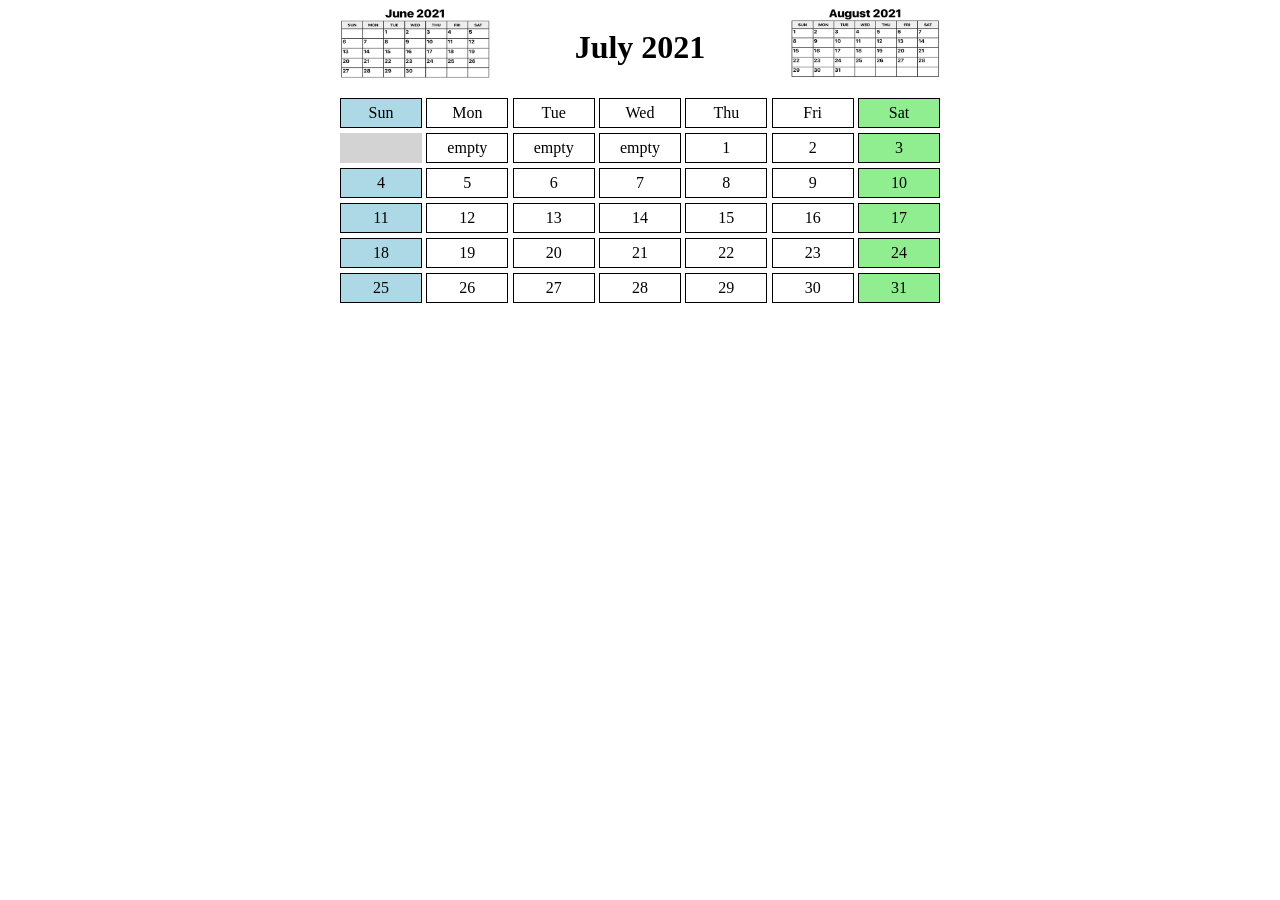
<file: Flex Calendar/views/index.html>
<!DOCTYPE html>
<html>
    <head>
		<meta charset="utf-8">
		<title>Calendar</title>
		<link rel="stylesheet" type="text/css" href="../assets/css/style.css">
	</head>
	<body>
        <div class="canvas">
            <header>
                <img src="../assets/images/june2021.png" alt="june2021">
                <h1>July 2021</h1>
                <img src="../assets/images/aug2021.png" alt="june2021">
            </header>            
            <ul>
                <li>Sun</li>
                <li>Mon</li>
                <li>Tue</li>
                <li>Wed</li>
                <li>Thu</li>
                <li>Fri</li>
                <li>Sat</li>                
            </ul>
            <ul>
                <li></li>
                <li>empty</li>
                <li>empty</li>
                <li>empty</li>
                <li>1</li>
                <li>2</li>
                <li>3</li>
                                
            </ul>
            <ul>
                <li>4</li>
                <li>5</li>
                <li>6</li>
                <li>7</li>
                <li>8</li>
                <li>9</li>
                <li>10</li>
                                
            </ul>
            <ul>
                <li>11</li>   
                <li>12</li>
                <li>13</li>
                <li>14</li>
                <li>15</li>
                <li>16</li>
                <li>17</li>
                                
            </ul>
            <ul>
                <li>18</li> 
                <li>19</li>
                <li>20</li>
                <li>21</li>
                <li>22</li>
                <li>23</li>
                <li>24</li>
                                
            </ul>
            <ul>
                <li>25</li>
                <li>26</li>
                <li>27</li>
                <li>28</li>
                <li>29</li>
                <li>30</li>
                <li>31</li>             
            </ul>
        </div>
    </body>
</html>
</file>
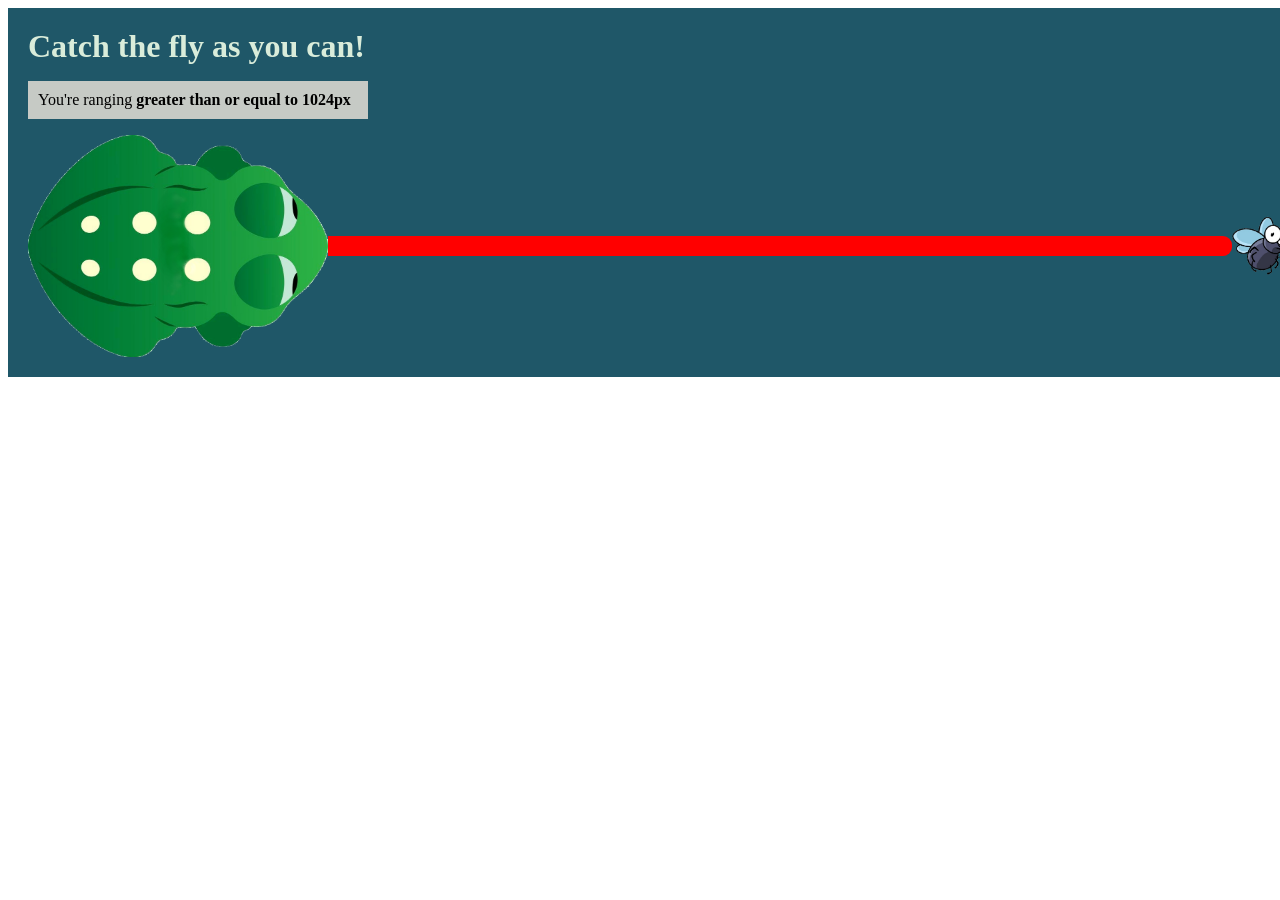
<file: Flexy Frog/views/index.html>
<!DOCTYPE html>
<html lang="en">
    <head>
		<meta charset="utf-8">
		<meta name="viewport" content="width=device-width, initial-scale=1.0">
		<title>Flexy Frog</title>
		<link rel="stylesheet" type="text/css" href="../assets/css/styles.css" />
	</head>
	<body>
        <div id="wrapper">		
			<h1>Catch the fly as you can!</h1>
			<p id="desktop">You're ranging <span>greater than or equal to 1024px</span></p>
			<p id="tablet">You're ranging <span>between 481 to 1023px</span></p>
			<p id="phone">You're ranging <span>less than or equal to 480px</span></p>
			<div class="flexy_frog">
				<img id="frog" src="../assets/images/frog.png" alt="frog">
				<div id="tongue"></div>
				<img id="mosquito" src="../assets/images/mosquito.png" alt="mosquito">
			</div>
		</div>
	</body>
</html>
</file>
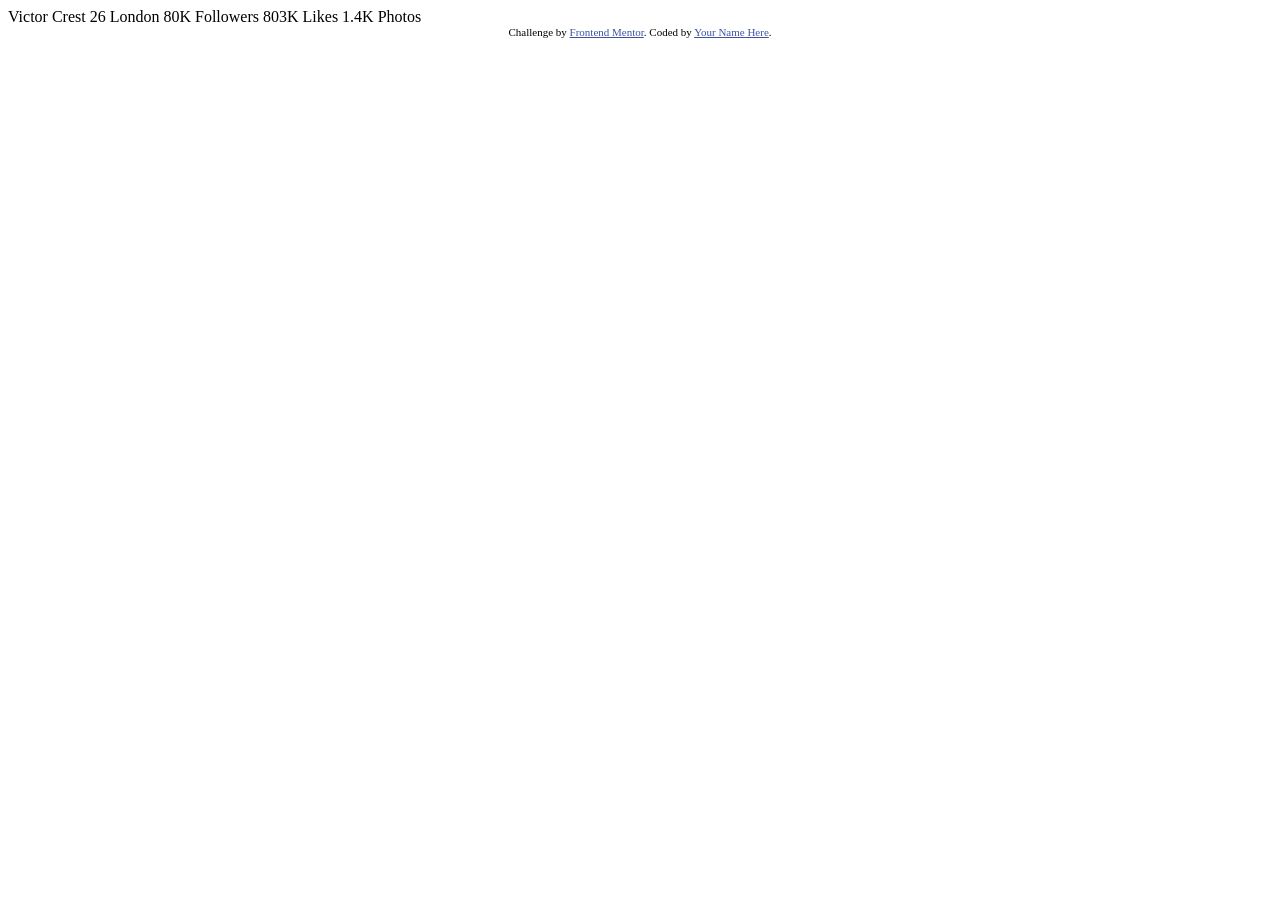
<file: Profile Card Acivity/profile-card-component-main/index.html>
<!DOCTYPE html>
<html lang="en">
<head>
  <meta charset="UTF-8">
  <meta name="viewport" content="width=device-width, initial-scale=1.0"> <!-- displays site properly based on user's device -->

  <link rel="icon" type="image/png" sizes="32x32" href="./images/favicon-32x32.png">
  
  <title>Frontend Mentor | Profile card component</title>

  <!-- Feel free to remove these styles or customise in your own stylesheet 👍 -->
  <style>
    .attribution { font-size: 11px; text-align: center; }
    .attribution a { color: hsl(228, 45%, 44%); }
  </style>
</head>
<body>
  Victor Crest
  26
  London

  80K
  Followers

  803K
  Likes

  1.4K
  Photos
  <div class="attribution">
    Challenge by <a href="https://www.frontendmentor.io?ref=challenge" target="_blank">Frontend Mentor</a>. 
    Coded by <a href="#">Your Name Here</a>.
  </div>
</body>
</html>
</file>
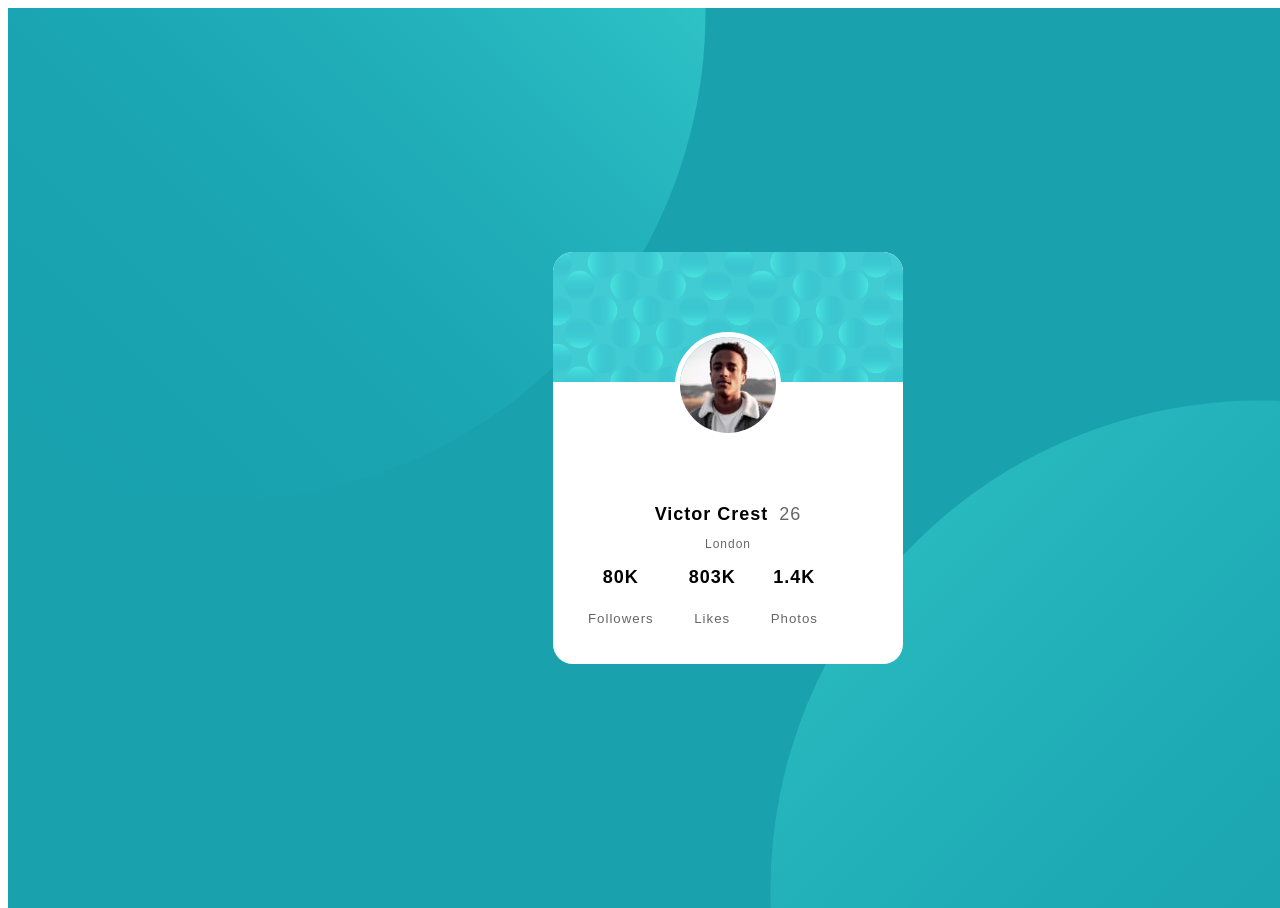
<file: Profile Card Acivity/views/index.html>
<!DOCTYPE html>
<html lang="en">
<head>
    <meta charset="UTF-8">
    <meta name="viewport" content="width=device-width, initial-scale=1.0">
    <link rel="stylesheet" type="text/css" href="../assets/css/styles.css">
    <title>Profile card</title>
</head>
    <body>
        <div id="wrapper">
            <div id= "card">
                <div id="pattern_card"></div>
                <img src="../assets/images/image-victor.jpg" alt="Victor Crest profile picture">                
                <h1>Victor Crest <span id="age">26</span></h1>
                <h3>London</h3>                  
                <ul>
                    <li>
                        <span>80K</span>
                        <h5>Followers</h5>
                    </li>                   
                    <li>
                        <span>803K</span>
                        <h5>Likes</h5>
                    </li>                    
                    <li>
                        <span>1.4K</span>
                        <h5>Photos</h5>
                    </li>
                </ul>
            </div>
        </div>
    </body>
</html>
</file>
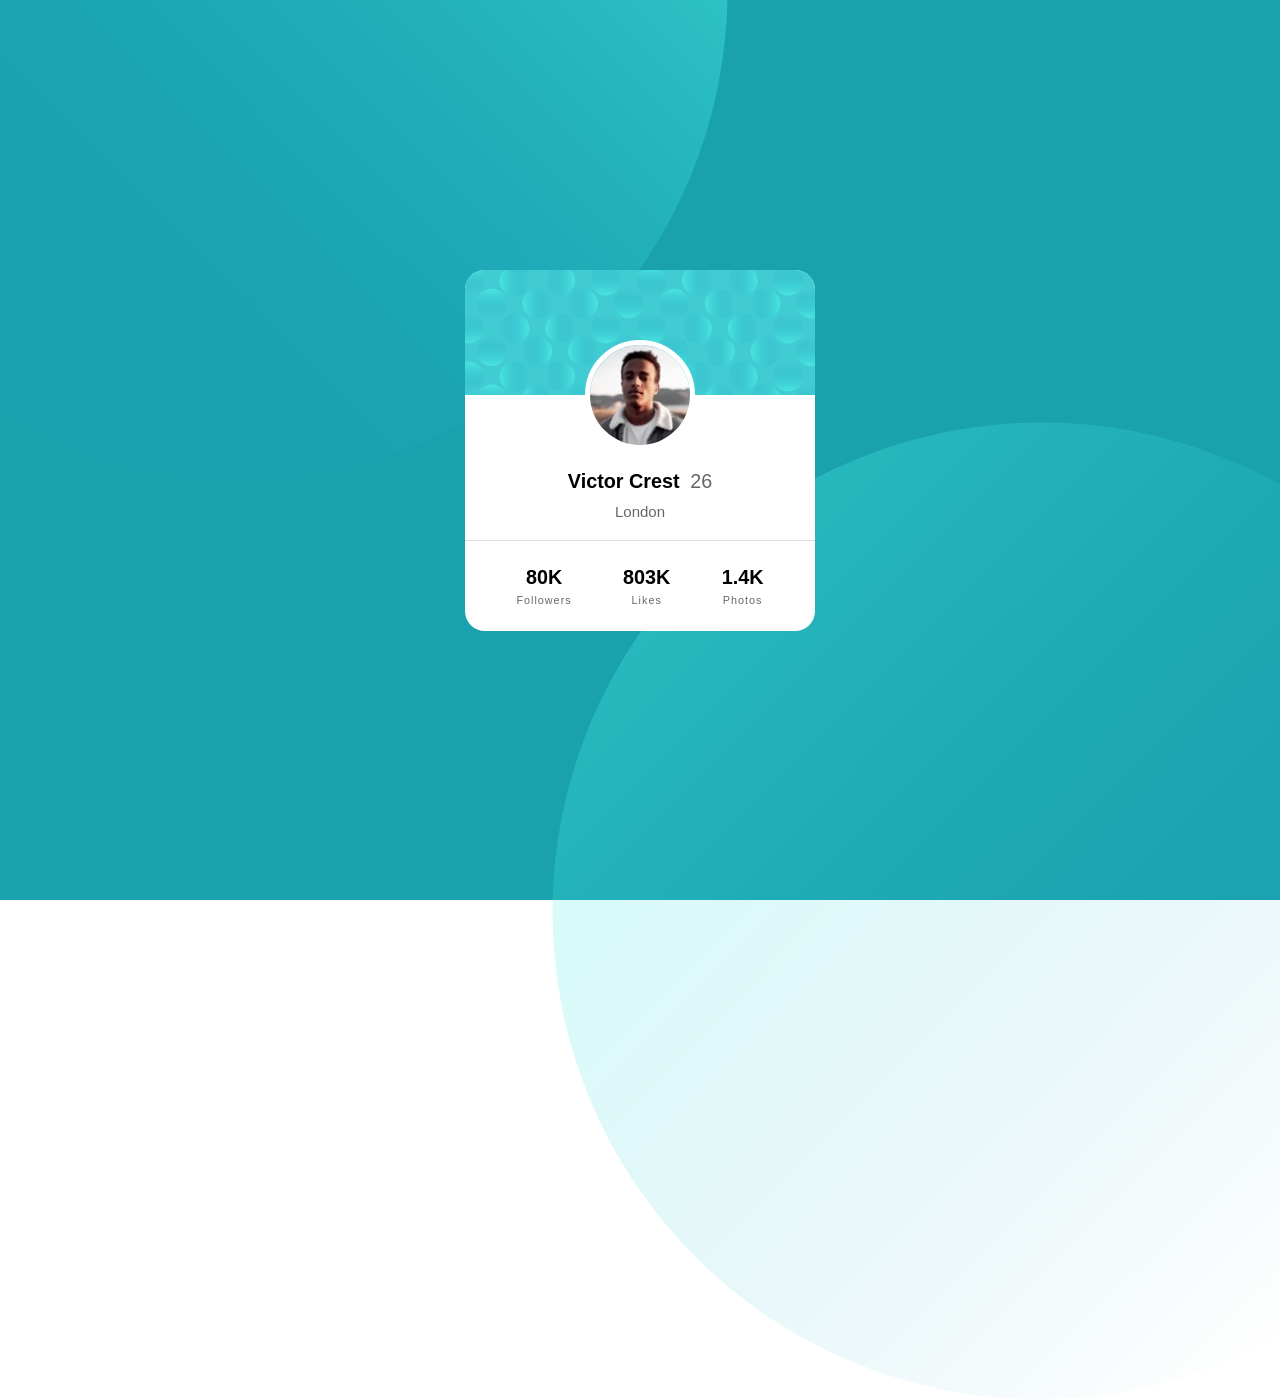
<file: Profile Card/views/index.html>
<!DOCTYPE html>
<html lang="en">
<head>
  <meta charset="UTF-8">
  <meta name="viewport" content="width=device-width, initial-scale=1.0"> <!-- displays site properly based on user's device -->

  <link rel="icon" type="image/png" sizes="32x32" href="../assets/images/favicon-32x32.png">

  
  <title>Profile card component</title>
  <link rel="stylesheet" href="../assets/css/style.css">
  
</head>
<body>
  <div class="wrapper">
    <div class="circles">
      <img src="../assets/images/bg-pattern-top.svg" alt="" class="top-circle">
      <img src="../assets/images/bg-pattern-bottom.svg" alt="" class="bottom-circle">
    </div>
    <div class = "card">
      <div class="card-header">
      </div>
      <div class="card-body">
        <div class="profile-picture"><img src="../assets/images/image-victor.jpg"></div>
        <h2>Victor Crest <span class="age">26</span></h2>
        <h3 class="city">London</h3>
      </div>
      <div class="card-footer">
        <div class="item">
          <h4 class="value">80K</h4>
          <h5 class="meta">Followers</h5>
        </div>
          <div class="item">
            <h4 class="value">803K</h4>
            <h5 class="meta">Likes</h5>
          </div>
          <div class="item">
            <h4 class="value">1.4K</h4>
            <h5 class="meta">Photos</h5>
          </div>
      </div>
    </div>
</body>
</html>
</file>
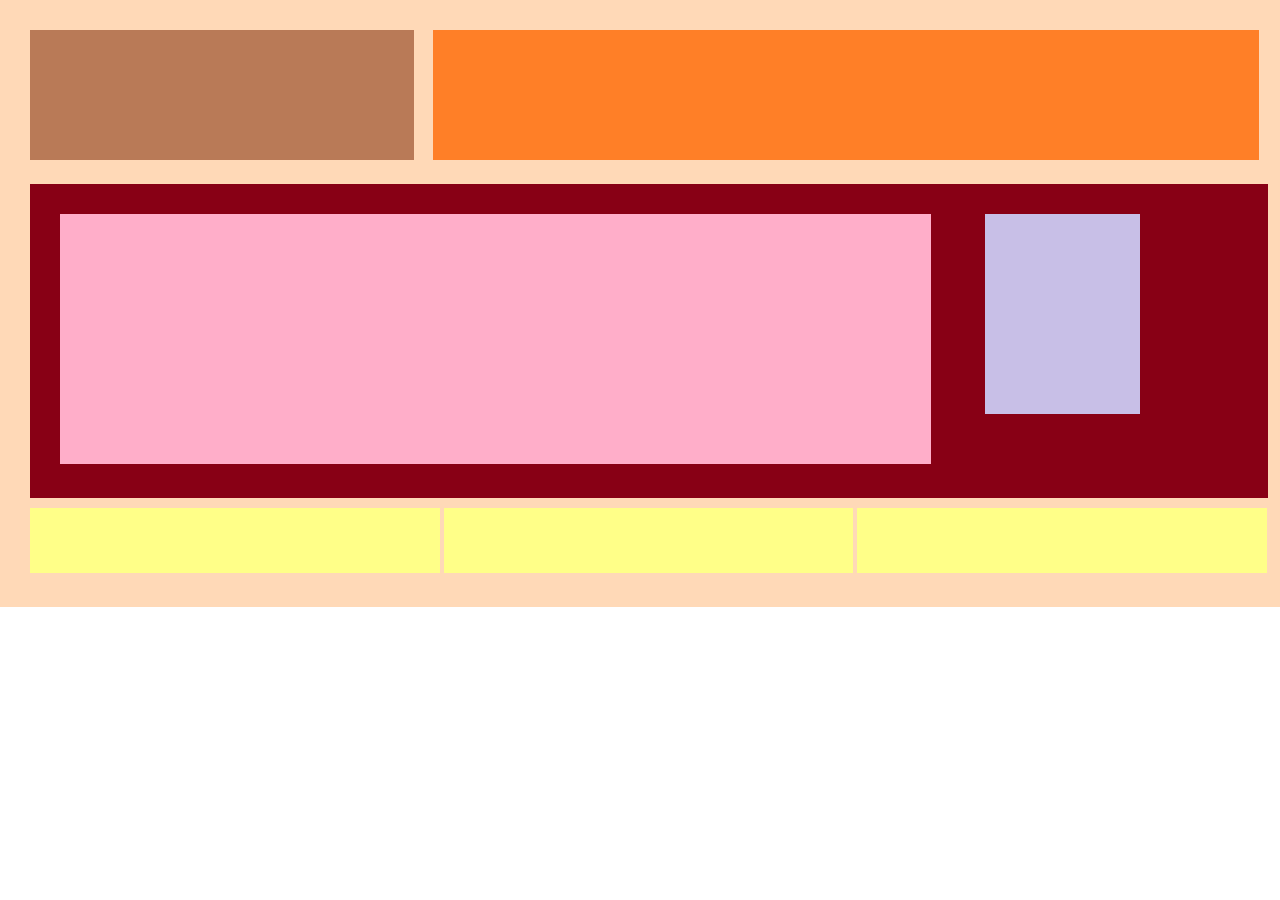
<file: RWD Building Boxes/views/index.html>
<!DOCTYPE html>
<html lang="en">
   <head>
      <meta name="viewport" content="width=device-width, initial-scale=1.0">
      <title>Position Practice</title>
      <link rel="stylesheet" type="text/css" href="../assets/css/style.css">
   </head>
   <body>
       <div id="wrapper">
         <div id="logo"></div>
         <div id="navigation"></div>
         <div id="main_content">
            <div id="about"></div>
            <div id="advertisement"></div>
         </div>
         <div class="sponsors"></div>
         <div class="sponsors"></div>
         <div class="sponsors"></div>
      </div>
   </body>
</html>
</file>
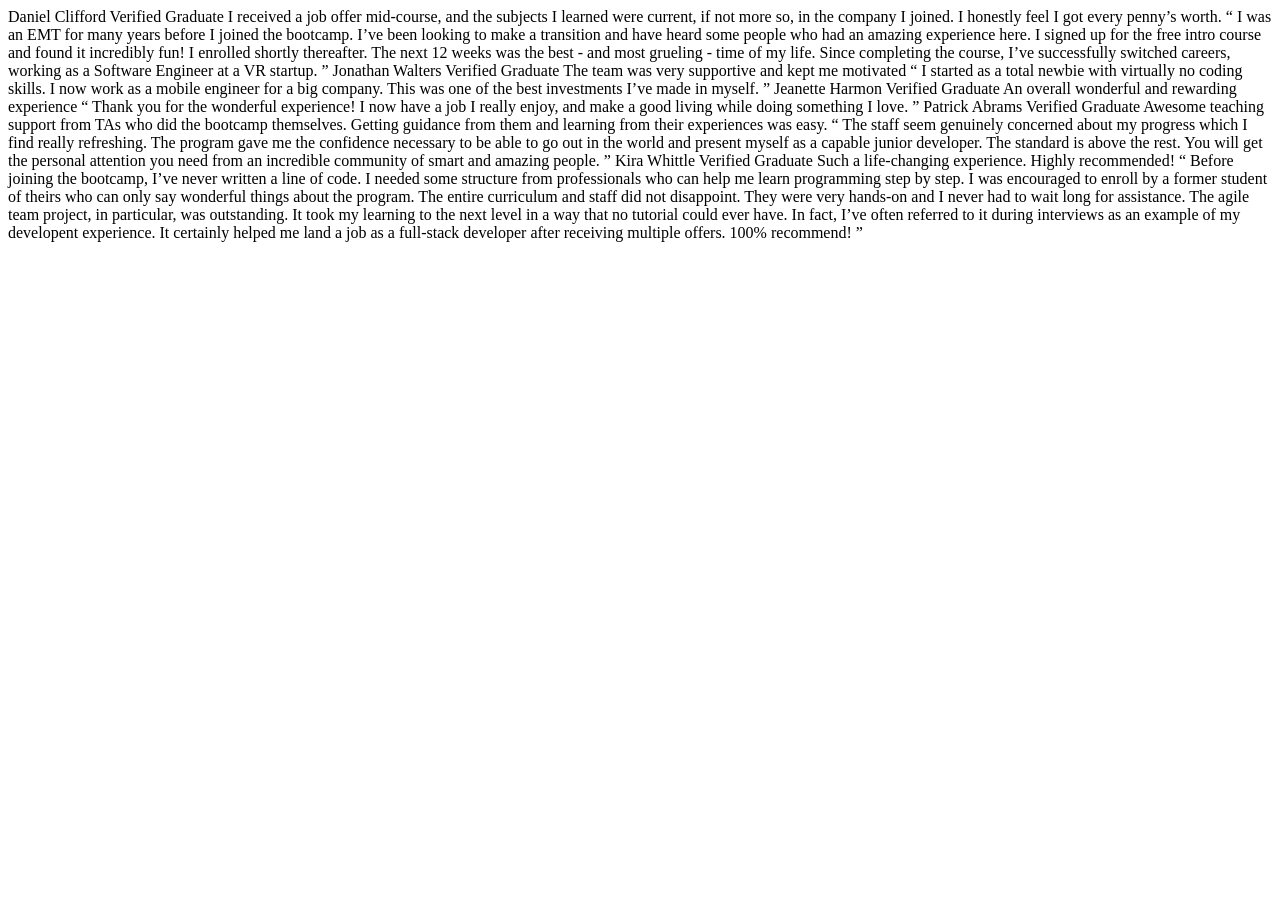
<file: Testimonials Activity/testimonials-grid-section-main/index.html>
<!DOCTYPE html>
<html lang="en">
<head>
  <meta charset="UTF-8">
  <meta name="viewport" content="width=device-width, initial-scale=1.0"> <!-- displays site properly based on user's device -->

  <link rel="icon" type="image/png" sizes="32x32" href="./images/favicon-32x32.png">
  
  <title>YOUR TITLE HERE </title>

</head>
<body>
  Daniel Clifford
  Verified Graduate

  I received a job offer mid-course, and the subjects I learned were current, if not more so, 
  in the company I joined. I honestly feel I got every penny’s worth.

  “ I was an EMT for many years before I joined the bootcamp. I’ve been looking to make a 
  transition and have heard some people who had an amazing experience here. I signed up 
  for the free intro course and found it incredibly fun! I enrolled shortly thereafter. 
  The next 12 weeks was the best - and most grueling - time of my life. Since completing 
  the course, I’ve successfully switched careers, working as a Software Engineer at a VR startup. ”

  Jonathan Walters
  Verified Graduate

  The team was very supportive and kept me motivated

  “ I started as a total newbie with virtually no coding skills. I now work as a mobile engineer 
  for a big company. This was one of the best investments I’ve made in myself. ”

  Jeanette Harmon
  Verified Graduate

  An overall wonderful and rewarding experience

  “ Thank you for the wonderful experience! I now have a job I really enjoy, and make a good living 
  while doing something I love. ”

  Patrick Abrams
  Verified Graduate

  Awesome teaching support from TAs who did the bootcamp themselves. Getting guidance from them and 
  learning from their experiences was easy.

  “ The staff seem genuinely concerned about my progress which I find really refreshing. The program 
  gave me the confidence necessary to be able to go out in the world and present myself as a capable 
  junior developer. The standard is above the rest. You will get the personal attention you need from 
  an incredible community of smart and amazing people. ”

  Kira Whittle
  Verified Graduate

  Such a life-changing experience. Highly recommended!

  “ Before joining the bootcamp, I’ve never written a line of code. I needed some structure from 
  professionals who can help me learn programming step by step. I was encouraged to enroll by a former 
  student of theirs who can only say wonderful things about the program. The entire curriculum and staff 
  did not disappoint. They were very hands-on and I never had to wait long for assistance. The agile team 
  project, in particular, was outstanding. It took my learning to the next level in a way that no tutorial 
  could ever have. In fact, I’ve often referred to it during interviews as an example of my developent 
  experience. It certainly helped me land a job as a full-stack developer after receiving multiple offers. 
  100% recommend! ”

</body>
</html>
</file>
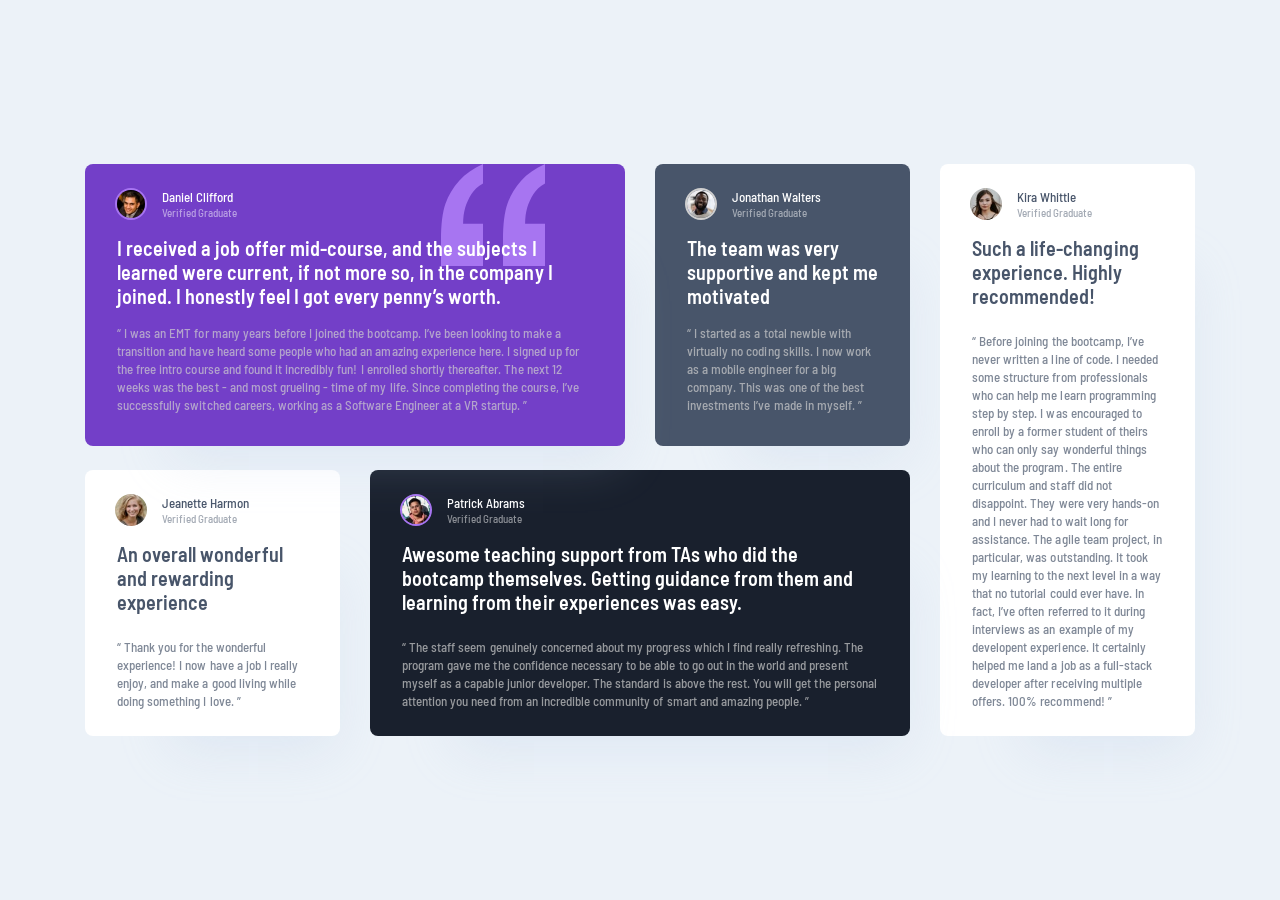
<file: Testimonials Activity/views/index.html>
<!DOCTYPE html>
<html lang="en">
<head>
  <meta charset="UTF-8">
  <meta name="viewport" content="width=device-width, initial-scale=1.0"> 

  <link rel="icon" type="image/png" sizes="32x32" href="./images/favicon-32x32.png">
  
  <title>Testemonials grid section</title>
<link rel="stylesheet" href="../assets/css/style.css">

</head>
    <body>
        <main>
            <div class=" test testemonial-1">
                <div class="quotes"><img src="../assets/images/images/bg-pattern-quotation.svg" alt="quotation background"></div>
                <div class="person">
                  <div class="person-image"><img src="../assets/images/images/image-daniel.jpg" alt="Daniel Clifford"></div>
                  <div class="person-details">
                    <h2 class="person-details__name">Daniel Clifford</h2>
                    <p class="person-details__graduate">Verified Graduate</p>
                  </div>
                </div>
                <blockquote class="white">
                  <p>
                  I received a job offer mid-course, and the subjects I learned were current, if not more so, in the company I joined. I honestly feel I got every penny’s worth.
                  </p>
                </blockquote>
                <p class="info light-grey">
                  “ I was an EMT for many years before I joined the bootcamp. I’ve been looking to make a transition and have heard some people who had an amazing experience here. I signed up for the free intro course and found it incredibly fun! I enrolled shortly thereafter. The next 12 weeks was the best - and most grueling - time of my life. Since completing the course, I’ve successfully switched careers, working as a Software Engineer at a VR startup. ”
                </p>
            </div>
            <div class="test testemonial-2">
              <div class="person">
                  <div class="person-image"><img src="../assets/images/images/image-jonathan.jpg" alt="Jonathan Walters"></div>
                <div class="person-details">
                  <h2 class="person-details__name">Jonathan Walters</h2>
                  <p class="person-details__graduate">Verified Graduate</p>
                </div>
              </div>
              <blockquote class="white">
                <p>
                The team was very supportive and kept me motivated
                </p>
              </blockquote>
              <p class="info light-grey">
                “ I started as a total newbie with virtually no coding skills. I now work as a mobile engineer 
                for a big company. This was one of the best investments I’ve made in myself. ”
              </p>
            </div>
            <div class="test testemonial-3">
                <div class="person">
                    <div class="person-image"><img src="../assets/images/images/image-kira.jpg" alt="Kira Whittle"></div>
                    <div class="person-details dark-grey">
                    <h2 class="person-details__name">
                        Kira Whittle
                    </h2>
                    <p class="person-details__graduate">
                        Verified Graduate
                    </p>
                    </div>
                </div>
                <blockquote class="dark-grey">
                    <p>
                    Such a life-changing experience. Highly recommended!
                    </p>
                </blockquote>
                <p class="info-2 dark-grey">
                    “ Before joining the bootcamp, I’ve never written a line of code. I needed some structure from professionals who can help me learn programming step by step. I was encouraged to enroll by a former 
                    student of theirs who can only say wonderful things about the program. The entire curriculum and staff did not disappoint. They were very hands-on and I never had to wait long for assistance. The agile team 
                    project, in particular, was outstanding. It took my learning to the next level in a way that no tutorial could ever have. In fact, I’ve often referred to it during interviews as an example of my developent 
                    experience. It certainly helped me land a job as a full-stack developer after receiving multiple offers. 100% recommend! ”
                </p>
            </div>
            <div class="test testemonial-4">
                <div class="person">
                    <div class="person-image"><img src="../assets/images/images/image-jeanette.jpg" alt="Jeanette Harmon"></div>
                    <div class="person-details dark-grey">
                    <h2 class="person-details__name">
                        Jeanette Harmon
                    </h2>
                    <p class="person-details__graduate">
                        Verified Graduate
                    </p>
                    </div>
                </div>
                <blockquote class="dark-grey">
                    <p>
                    An overall wonderful and rewarding experience
                    </p>
                </blockquote>
                <p class="info-2 dark-grey">
                    “ Thank you for the wonderful experience! I now have a job I really enjoy, and make a good living 
                    while doing something I love. ”
                </p>
            </div>
            <div class="test testemonial-5">
                <div class="person">
                    <div class="person-image"><img src="../assets/images/images/image-patrick.jpg" alt="Patrick Abrams"></div>
                    <div class="person-details">
                    <h2 class="person-details__name">
                        Patrick Abrams
                    </h2>
                    <p class="person-details__graduate">
                        Verified Graduate
                    </p>
                    </div>
                </div>
                <blockquote class="white">
                    <p>
                    Awesome teaching support from TAs who did the bootcamp themselves. Getting guidance from them and learning from their experiences was easy.
                    </p>
                </blockquote>
                <p class="info-2 light-grey">
                    “ The staff seem genuinely concerned about my progress which I find really refreshing. The program 
                    gave me the confidence necessary to be able to go out in the world and present myself as a capable 
                    junior developer. The standard is above the rest. You will get the personal attention you need from 
                    an incredible community of smart and amazing people. ”
                </p>
            </div>
        </main>
    </body>
</html>
</file>
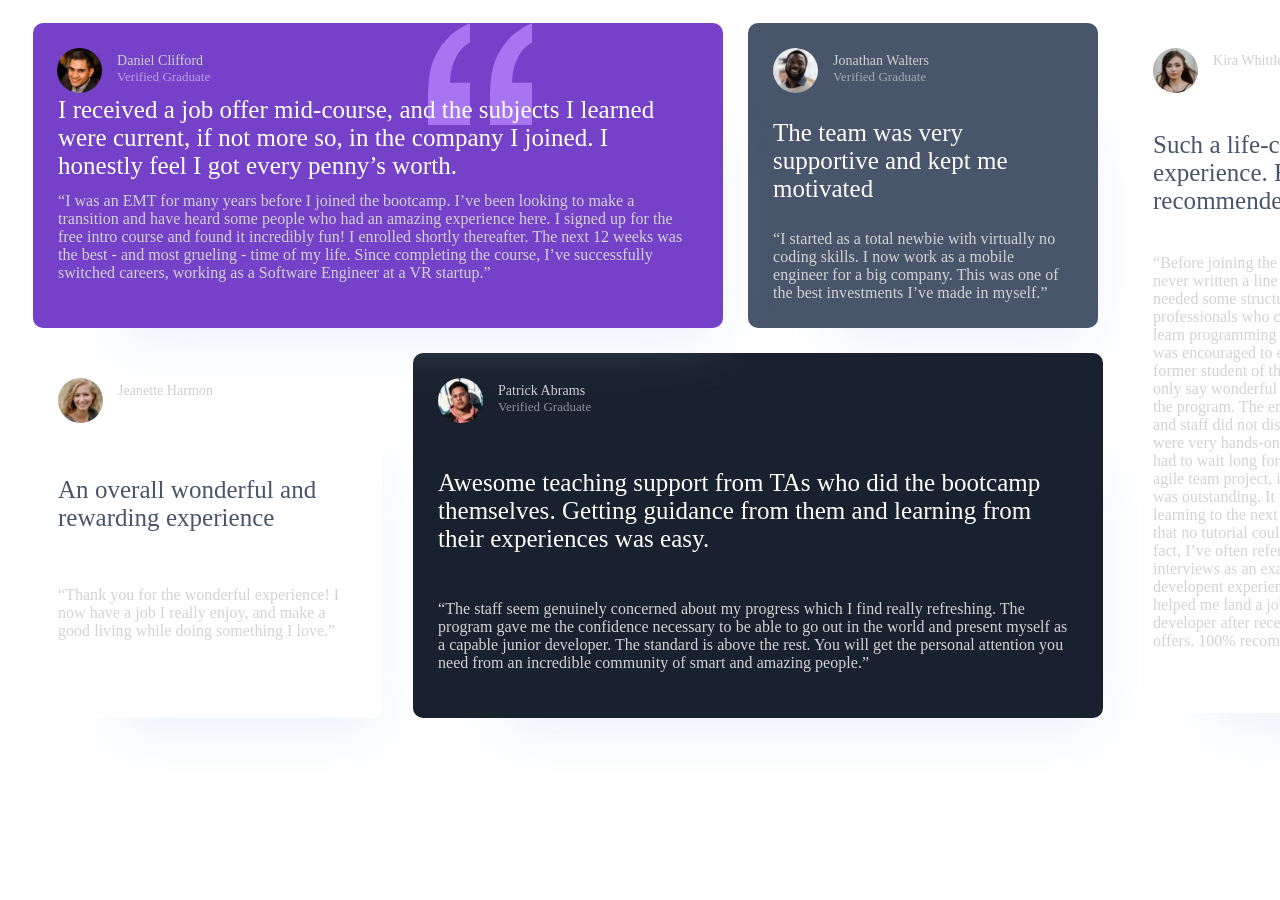
<file: Testimonials/views/index.html>
<!DOCTYPE html>
<html lang="en">
<head>
    <meta charset="UTF-8">
    <meta name="viewport" content="width=device-width, initial-scale=1.0"> 

    <link rel="icon" type="image/png" sizes="32x32" href="./images/favicon-32x32.png">
    
    <title>Testemonials Grid Section</title>
    <link rel="stylesheet" href="../assets/css/styles.css">

</head>
    <body>
        <div id="wrapper">
            <div class="testimonies" id="daniel_testimony">               
                <img src="../assets/images/image-daniel.jpg" alt="Daniel Clifford">
                <div class="details">
                    <h2>Daniel Clifford</h2>
                    <span>Verified Graduate</span>
                </div>                               
                <p class="quote">I received a job offer mid-course, and the subjects I learned were current, if not more so, in the company I joined. I honestly feel I got every penny’s worth.</p>
                <p class="light_grey">
                    “I was an EMT for many years before I joined the bootcamp. I’ve been looking to make a transition and have heard some people who had an amazing experience here. I signed up for the free intro course and found it incredibly fun! I enrolled shortly thereafter. The next 12 weeks was the best - and most grueling - time of my life. Since completing the course, I’ve successfully switched careers, working as a Software Engineer at a VR startup.”
                </p>
            </div>
            <div class="testimonies" id="jonathan_testimony">                
                <img src="../assets/images/image-jonathan.jpg" alt="Jonathan Walters">
                <div class="details">
                    <h2>Jonathan Walters</h2>
                    <span>Verified Graduate</span>
                </div>                
                <p class="quote">The team was very supportive and kept me motivated</p>        
                <p class="light_grey">
                    “I started as a total newbie with virtually no coding skills. I now work as a mobile engineer 
                    for a big company. This was one of the best investments I’ve made in myself.”
                </p>
            </div>
            <div class="testimonies" id="kira_testimony">                
                <img src="../assets/images/image-kira.jpg" alt="Kira Whittle">
                <div class="details">
                    <h2>Kira Whittle</h2>
                    <span>Verified Graduate</span>
                </div>                
                <p class="quote_darkgrey">Such a life-changing experience. Highly recommended!</p>        
                <p class="light_grey">
                    “Before joining the bootcamp, I’ve never written a line of code. I needed some structure from professionals who can help me learn programming step by step. I was encouraged to enroll by a former 
                    student of theirs who can only say wonderful things about the program. The entire curriculum and staff did not disappoint. They were very hands-on and I never had to wait long for assistance. The agile team 
                    project, in particular, was outstanding. It took my learning to the next level in a way that no tutorial could ever have. In fact, I’ve often referred to it during interviews as an example of my developent 
                    experience. It certainly helped me land a job as a full-stack developer after receiving multiple offers. 100% recommend!”
                </p>
            </div>
            <div class="testimonies" id="jeanette_testimony">                
                <img src="../assets/images/image-jeanette.jpg" alt="Jeanette Harmon">
                <div class="details">
                    <h2>Jeanette Harmon</h2>
                    <span>Verified Graduate</span>
                </div>                
                <p class="quote_darkgrey">An overall wonderful and rewarding experience</p>        
                <p class="light_grey">
                    “Thank you for the wonderful experience! I now have a job I really enjoy, and make a good living 
                    while doing something I love.”
                </p>
            </div>
            <div class="testimonies" id="patrick_testimony">                
                <img src="../assets/images/image-patrick.jpg" alt="Patrick Abrams">
                <div class="details">
                    <h2>Patrick Abrams</h2>
                    <span>Verified Graduate</span>
                </div>
                <p class="quote">Awesome teaching support from TAs who did the bootcamp themselves. Getting guidance from them and learning from their experiences was easy.</p>        
                <p class="light_grey">
                    “The staff seem genuinely concerned about my progress which I find really refreshing. The program 
                    gave me the confidence necessary to be able to go out in the world and present myself as a capable 
                    junior developer. The standard is above the rest. You will get the personal attention you need from 
                    an incredible community of smart and amazing people.”
                </p>
            </div>
        </div>
    </body>
</html>
</file>
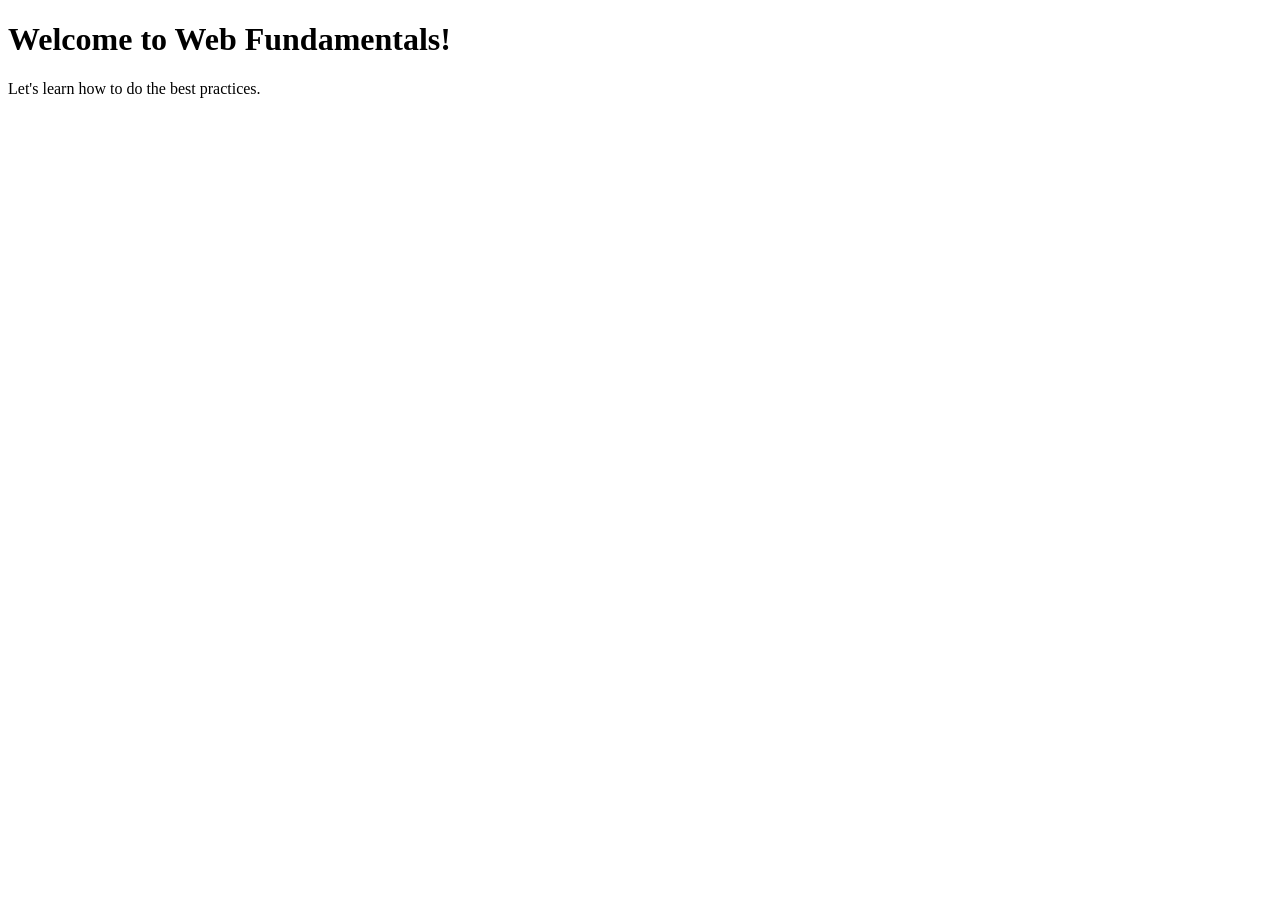
<file: Basic Indentation I.html>
<!DOCTYPE html>
<html>
    <head>
        <title>Basic Indentation I</title>
    </head>
    <body>
        <h1>Welcome to Web Fundamentals!</h1>
        <p>Let's learn how to do the best practices.</p>
    </body>
</html>
</file>
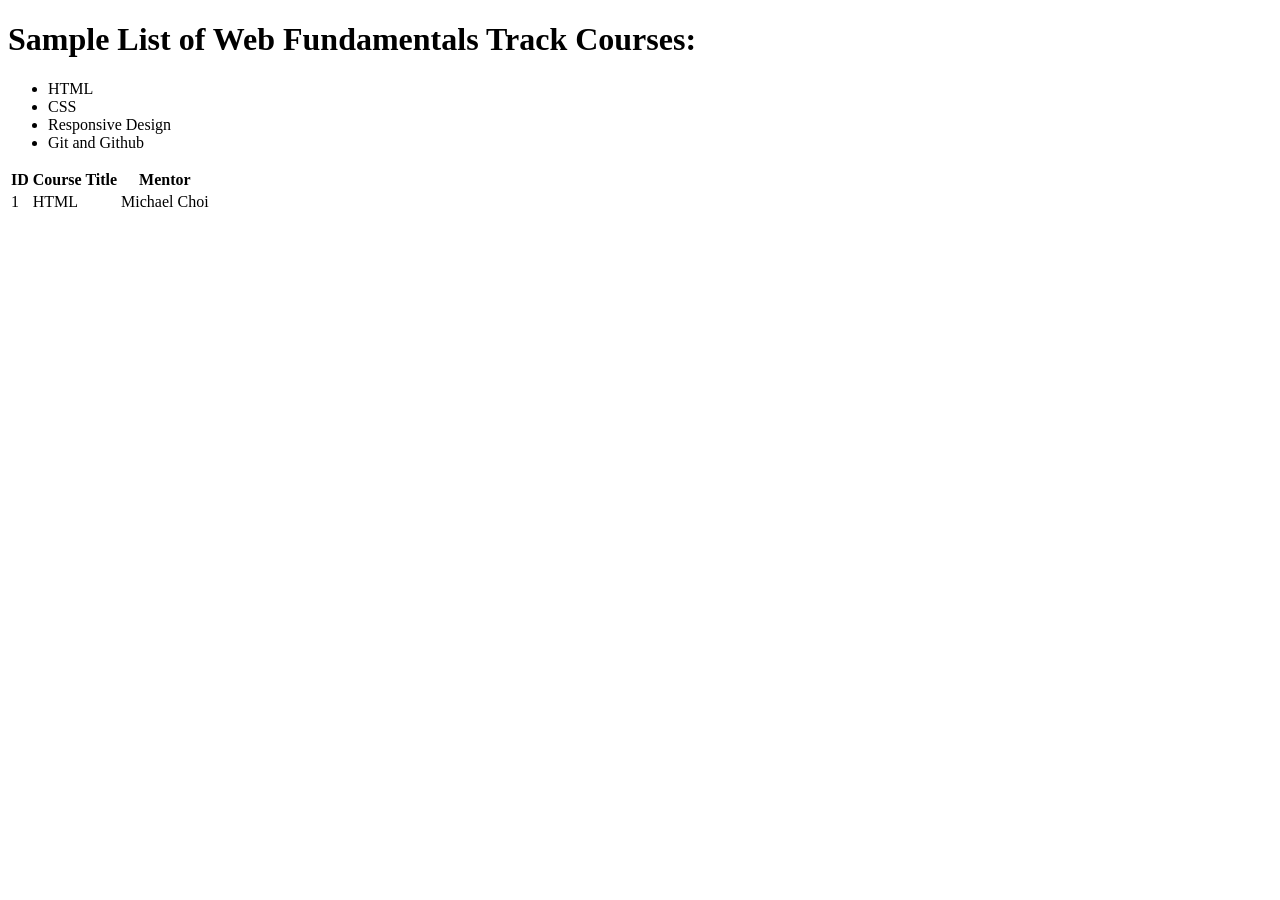
<file: Basic Indentation II.html>
<!DOCTYPE html>
<html>
    <head>
        <title>Basic Indentation II</title>
    </head>
    <body>
        <h1>Sample List of Web Fundamentals Track Courses:</h1>
        <ul>
            <li>HTML</li>
            <li>CSS</li>
            <li>Responsive Design</li>
            <li>Git and Github</li>
        </ul>
        <table> 
            <thead>
                <tr>
                    <th>ID</th>
                    <th>Course Title</th>
                    <th>Mentor</th>
                </tr>
            </thead>
            <tbody>
                <tr>
                    <td>1</td>
                    <td>HTML</td>
                    <td> Michael Choi</td>
                </tr>
            </tbody>
        </table>
    </body>
</html>
</file>
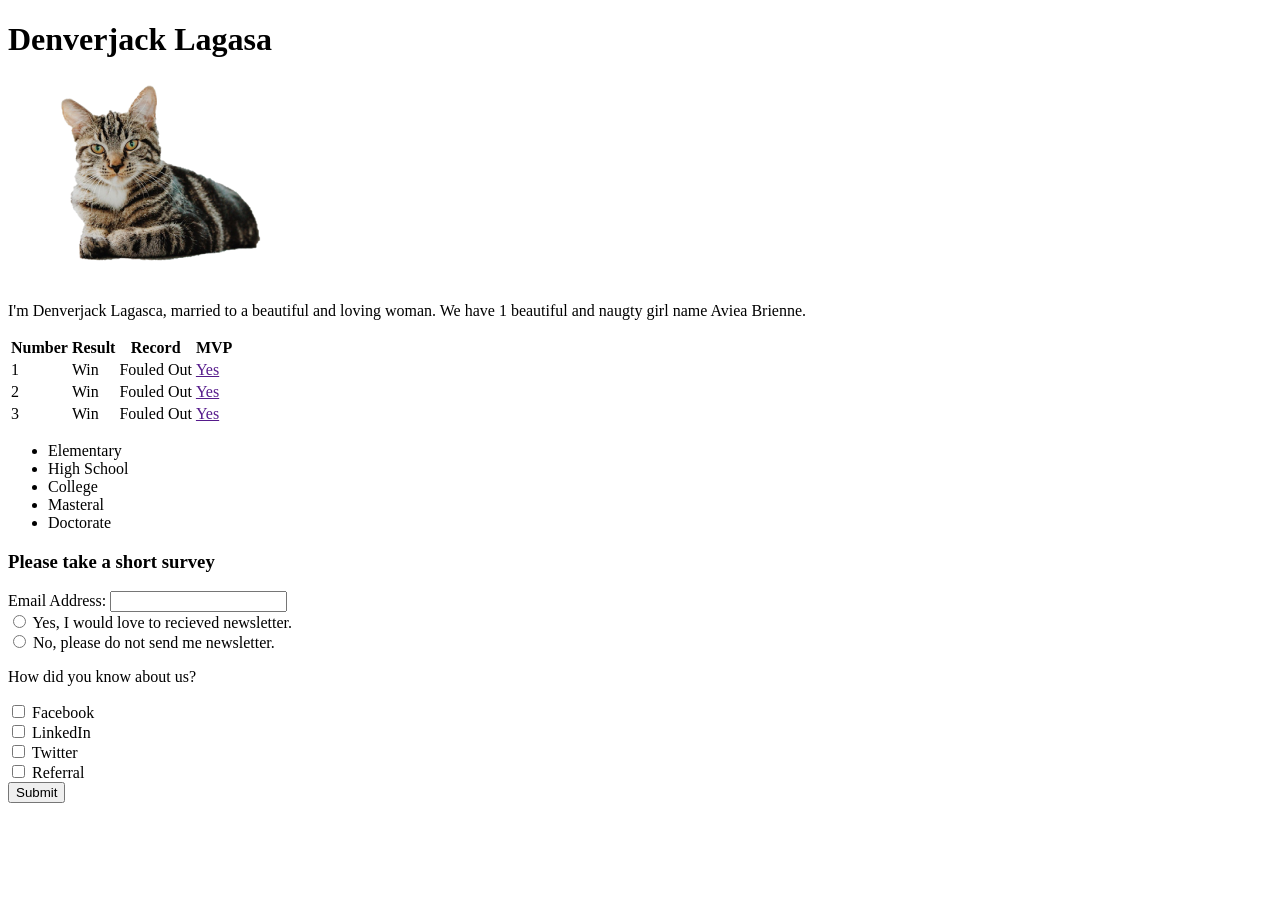
<file: Blogger.html>
<!DOCTYPE html>
<html>
    <head>
        <title>Blogger</title>
    </head>
    <body>
        <div>
            <h1>Denverjack Lagasa</h1>
            <img src="image/image.png" alt="cat">
            <p>I'm Denverjack Lagasca, married to a beautiful and loving woman. We have 1 beautiful and naugty girl name Aviea Brienne.</p>
        </div>
        <div>
            <table>
                <thead>
                    <tr>
                        <th>Number</th>
                        <th>Result</th>
                        <th>Record</th>
                        <th>MVP</th>
                    </tr>
                    <tr>
                        <td>1</td>
                        <td>Win</td>
                        <td>Fouled Out</td>
                        <td><a href="">Yes</a></td>
                    </tr>
                    <tr>
                        <td>2</td>
                        <td>Win</td>
                        <td>Fouled Out</td>
                        <td><a href="">Yes</a></td>
                    </tr>
                    <tr>
                        <td>3</td>
                        <td>Win</td>
                        <td>Fouled Out</td>
                        <td><a href="">Yes</a></td>
                    </tr>
                </thead>
            </table>
        </div>
        <div>
            <ul>
                <li>Elementary</li>
                <li>High School</li>
                <li>College</li>
                <li>Masteral</li>
                <li>Doctorate</li>
            </ul>
        </div>
        <div>
            <h3>Please take a short survey</h3>
            <form>
                <label for="email">Email Address:</label>
                <input type="text" id="email" name="email"><br>
                <input type="radio" name="small">
                <label for="small">Yes, I would love to recieved newsletter.</label><br>            
                <input type="radio" name="medium">
                <label for="medium">No, please do not send me newsletter.</label><br>
            </form>
            <p>How did you know about us?</p>
            <form>
                <input type="checkbox" name="facebook">
                <label for="facebook">Facebook</label><br>
                <input type="checkbox" name="linkedin">
                <label for="linkedin">LinkedIn</label><br>
                <input type="checkbox" name="twitter">
                <label for="twitter">Twitter</label><br>
                <input type="checkbox" name="referral">
                <label for="referral">Referral</label><br>
            </form>
            <input type="submit" value="Submit">
        </div>
    </body>
</html>
</file>
<file: Flex Calendar/assets/css/style.css>
.canvas{
    margin: auto;
    width: 600px;
    height: 400px;
}

header{
    width: 600px;
    height: 85px;
    display: flex;
    justify-content: space-between;
}
header img{
    width: 150px;
    height: 70px;
}
.canvas ul {
    display: flex;
    align-items: stretch;
    justify-content: space-between;
    width: 100%;    
    margin: 0;
    padding: 0;
}

.canvas li {
    text-align: center;
    width: 70px;
    display: block;
    flex: 0 1 auto;
    list-style-type: none;
    border: 1px solid black;
    padding: 5px;   
}
.canvas > ul li:nth-child(-n+7) {
    margin-top: 5px;
  }

.canvas ul li:nth-child(1) {
    background-color: lightblue;
}
.canvas ul li:nth-child(7) {
    background-color: lightgreen;
}
.canvas ul li:empty {
    background-color: lightgray;
    border: 1px solid lightgray;
}
</file>
<file: Flexy Frog/assets/css/styles.css>
#wrapper {
  background-color: #1f5768;
  display: flex;
  flex-direction: column;
  justify-content: flex-start;
  margin: auto;
  padding: 20px;
  width: 1024px;
}
#wrapper .flexy_frog {
  align-items: center;
  display: flex;
}
#wrapper .flexy_frog #frog {
  width: 300px;
}
#wrapper .flexy_frog #tongue {
  background-color: red;
  border-radius: 0px 9px 9px 0px;
  height: 20px;
  width: 1200px;
}
#wrapper .flexy_frog #mosquito {
  width: 60px;
}
#wrapper h1 {
  margin: 0px;
  color: #d9ecda;
}
#wrapper p {
  background-color: #c6cac5;
  padding: 10px;
  width: 320px;
}
#wrapper span {
  font-weight: bold;
}
@media only screen and (max-width: 480px) {
  #wrapper {
    width: 100%;
  }
  #wrapper #desktop,
  #wrapper #tablet {
    display: none;
  }
}
@media only screen and (min-width: 481px) and (max-width: 899px) {
  #wrapper {
    width: 100%;
  }
  #wrapper #desktop,
  #wrapper #phone {
    display: none;
  }
}
@media only screen and (min-width: 900px) {
  #wrapper {
    width: 100%;
  }
  #wrapper #phone,
  #wrapper #tablet {
    display: none;
  }
}
</file>
<file: Profile Card Acivity/assets/css/styles.css>
#wrapper {
  align-items: center;
  background-color: #19a2ae;
  display: flex;
  height: 900px;
  justify-content: center;
  overflow: hidden;
  position: absolute;
  width: 1440px;
}
#wrapper::before {
  background-image: url(../images/bg-pattern-top.svg);
  content: "";
  height: 978px;
  left: -280px;
  position: absolute;
  top: -485px;
  width: 978px;
}
#wrapper::after {
  background-image: url(../images/bg-pattern-bottom.svg);
  bottom: -470px;
  content: "";
  height: 978px;
  position: absolute;
  right: -300px;
  width: 978px;
}
#wrapper #card {
  background: white;
  border-radius: 20px;
  overflow: hidden;
  text-align: center;
  width: 350px;
  z-index: 1;
}
#wrapper #card #pattern_card {
  background-image: url(../images/bg-pattern-card.svg);
  height: 130px;
}
#wrapper #card img {
  border-radius: 100%;
  border: 5px solid white;
  position: relative;
  top: -50px;
}
#wrapper #card h1 {
  font-family: "Kumbh Sans", sans-serif;
  font-size: 18px;
  font-weight: 700;
  letter-spacing: 1px;
}
#wrapper #card h3 {
  font-family: "Kumbh Sans", sans-serif;
  font-size: 12px;
  font-weight: 400;
  letter-spacing: 1px;
  opacity: .6;
}
#wrapper #card #age {
  font-weight: 400;
  margin-left: 5px;
  opacity: .6;
}
#wrapper ul {
  display: flex;
  justify-content: space-evenly;
  padding: 0px;
  width: 300px;
}
#wrapper ul li {
  font-family: "Kumbh Sans", sans-serif;
  letter-spacing: 1px;
  list-style: none;
}
#wrapper ul li span {
  font-size: 18px;
  font-weight: 700;
}
#wrapper ul li h5 {
  font-weight: 400;
  opacity: .6;
}
</file>
<file: Profile Card/assets/css/style.css>
:root {
    font-size: 18px;
}
* {
    margin: 0;
    padding: 0;
    box-sizing: border-box;
    list-style: none;
    font-family:"Kumbh Sans",sans-serif;
    font-weight: 700;
}
.wrapper {
    position: relative;
    display: flex;
    justify-content: center;
    align-items: center;
    background-color: hsl(185, 75%, 39%);
    height:100vh;
}
.card {
    width: 350px;
    background: white;
    border-radius: 20px;
    overflow: hidden;
    text-align: center;
    position:relative;
}
.card-header {
    background-image: url(../images/bg-pattern-card.svg);
    height:125px;

}
.card-footer{
    margin-top: 20px;
    padding-top: 25px;
    padding-bottom: 25px;
    border-top: 1px hsl(0, 0%, 88%) solid ;
    display: flex;
    width: 100%;
    justify-content: space-evenly;
    align-items:flex-end;
}

.profile-picture {
    width: 110px;
    height: 110px;
    border: white solid 5px;
    border-radius: 50%;
    overflow:hidden;
    margin: -55px auto 20px auto;
}
.profile-picture img{
    width: 100%;
    height: auto;
    display: block;
}
.value {
    font-size:1.1rem;
    margin-bottom: 5px;
}
.meta {
  font-weight: 400;
  font-size: .6rem;
  opacity:.6;
  letter-spacing: 1px;
}
.age {
    margin-left: 5px;
  font-weight: 400;
  opacity:.6;
}
.city {
    margin-top: 10px;
    font-weight: 400;
    opacity:.6;
    font-size: 15px;
}
h2 {
    font-size:1.1rem;
}

.circles img {
    position:absolute;

}
.top-circle{
    top:-500px;
    left:-250px;
}
.bottom-circle {
    bottom:-500px;
    right:-250px;
}
</file>
<file: RWD Building Boxes/assets/css/style.css>
*{
    margin: 0px;
    padding: 0px;
}
#wrapper{
    background-color: #FFD9B7;
    margin: 0px auto;
    padding: 30px;
    width: 940px;
}
#logo, #navigation, #about, #advertisement, .sponsors{
    display: inline-block;
}
#logo{
    background-color: #B97A57;
    margin-right: 15px;
    min-height: 130px;
    width: 260px;
}
#navigation{
    background-color: #FF7F27;
    min-height: 130px;
    width: 655px;
}
#main_content{
    background-color: #880015;
    margin-top: 20px;
    min-height: 250px;
    padding: 30px;
    width: 875px;
}
#about{
    background-color: #FFAEC9;    
    margin-right: 50px;
    min-height: 250px;
    width: 650px;
}
#advertisement{
    background-color: #C8BFE7;    
    min-height: 200px;
    vertical-align: top;   
    width: 155px;
}
.sponsors{
    background-color: #FFFF88;
    margin-top: 10px;
    min-height: 65px;
    width: 250px;
}
@media only screen and (min-width: 900px){
    #wrapper{
        width: 100%;
    }
    #logo{
        width: 30%;
    }
    #navigation{
        width: 64.5%;
    }
    #about{
        width: 74%;
    }
    #main_content{
        width: 92%;
    }
    .sponsors{
        width: 32%;
    }
}
@media only screen and (min-width: 481px) and (max-width: 899px){
    #wrapper{
        width: 100%;
    }
    #logo{
        width: 30%;
    }
    #navigation{
        width: 65%;
    }
    #about{
        width: 100%;
    }
    #main_content{
        width: 90%;
    }
    .sponsors{
        width: 48.4%;
    }
    #advertisement{
        display: none;
    }
}
@media only screen and (max-width: 480px){
    #logo{
        width: 100%;
    }
    #navigation{
        width: 100%;
    }
    #about{
        width: 100%;
    }
    #main_content{
        width: 93.6%;
    }
    .sponsors{
        width: 100%;
    }
    #advertisement{
        display: none;
    }
}
</file>
<file: Testimonials Activity/assets/css/style.css>
@import url('https://fonts.googleapis.com/css2?family=Barlow+Semi+Condensed:wght@500;600&display=swap');

:root {
    --backBody: #F2F2F2;
    --backMain: #ECF2F8;
    --purple: #733FC8;
    --darkGrey: #48556A;
    --white: #FFFFFF;
    --black: #19202D;
    --lightGrey: #CFCFCF;
}

* {
    margin: 0;
    padding: 0;
    box-sizing: border-box;
}
html {
    font-size: 62.5%;
}

body {
    font-family: 'Barlow Semi Condensed', sans-serif;
    font-size: 1.3rem;
    line-height: 1.8rem;
    font-weight: 500;
    background-color: var(--backBody);
    display: flex;
    justify-content: center;
    align-items: center;
    min-height: 100vh;
}
main {
    width: 144rem;
    height: 90rem;
    background-color: var(--backMain);
    display: grid;
    grid-template-columns: repeat(4, 255px);
    grid-template-rows: 28.2rem 26.6rem;
    grid-template-areas: 
    "test1 test1 test2 test3"
    "test4 test5 test5 test3";
    grid-column-gap: 3rem;
    grid-row-gap: 2.4rem;
    justify-content: center;
    align-content: center;
    letter-spacing: .03px;
}
.test {
    border-radius: .8rem;
    box-shadow: 40px 60px 50px -47px rgba(178, 197, 228, 0.247);
    padding: 2.6rem 3.2rem;
}
.person {
    display: flex;
    margin-top: -.2rem;
    margin-left: -.2rem;
}
.person-image img {
    height: 3.2rem;
    border-radius: 100%;
}
.person-details {
    margin-left: 1.5rem;
    color: var(--white);
}
.person-details__name {
    font-size: 1.3rem;
    font-weight: 500;
}
.person-details__graduate {
    font-weight: 500;
    font-size: 1.1rem;
    opacity: .5;
    margin-top: -.2rem;
}
.testemonial-1 {
    grid-area: test1;
    background-color: var(--purple);
    position: relative;
}
.testemonial-1 .person-image img {
    border: 2px solid #A775F1;
}

.quotes img {
    position: absolute;
    top: 0;
    right: 8rem;
    max-height: 10.2rem;
    max-width: 10.4rem;
}
.test blockquote {
    position: relative;
    margin-top: 1.2rem;
    font-size: 2rem;
    font-weight: 600;
    line-height: 2.4rem;
}
.info {
    margin-top: 1.6rem;
    font-size: 1.3rem;
    line-height: 1.8rem;
    font-weight: 500;
    opacity: .7;
}
.info-2 {
    margin-top: 2.4rem;
    font-size: 1.3rem;
    line-height: 1.8rem;
    font-weight: 500;
    opacity: .7;

}
.testemonial-2 {
    grid-area: test2;
    background-color: var(--darkGrey);
}
.testemonial-2 .person-image img {
    border: 2px solid var(--lightGrey);
}
.testemonial-3 {
    grid-area: test3;
    background-color: var(--white);
}

.testemonial-4 {
    grid-area: test4;
    background-color: var(--white);
}
.testemonial-5 {
    grid-area: test5;
    background-color: var(--black);
}
.testemonial-5 .person-image img {
    border: 2px solid #A775F1;
}
.white {
    color: var(--white);
}
.light-grey {
    color: var(--lightGrey);
}
.dark-grey {
    color: var(--darkGrey);
}

@media only screen and (max-width: 1150px) {
    body {
      background-color: var(--backMain);
    }
    main {
        grid-template-columns: repeat(3, 255px);
        grid-template-rows: 28.2rem 26.6rem 26.6rem;
        grid-template-areas: 
        "test1 test1 test2"
        "test4 test5 test5"
        "test3 test3 test3";
        grid-column-gap: 3rem;
        grid-row-gap: 2.4rem;
        justify-content: center;
        align-content: center;
        letter-spacing: .03px;
        margin-top: 7.1rem;
        margin-bottom: 7.1rem;
    }
  }

  @media only screen and (max-width: 850px) {
    main {
        grid-template-columns: repeat(2, 255px);
        grid-template-rows: 28.2rem 26.6rem 28.2rem 26.6rem;
        grid-template-areas: 
        "test1 test1"
        "test2 test4"
        "test5 test5"
        "test3 test3";
        grid-column-gap: 3rem;
        grid-row-gap: 2.4rem;
        justify-content: center;
        align-content: center;
        letter-spacing: .03px;
        height: auto;
        margin-top: 7.1rem;
        margin-bottom: 7.1rem;
    }
  }
  @media only screen and (max-width: 570px) {
    main {
        grid-template-columns: 32.7rem;
        grid-template-rows: 44.4rem 24rem 22.2rem 38.4rem 43.8rem;
        grid-template-areas: 
        "test1"
        "test2"
        "test4"
        "test5"
        "test3";
        grid-row-gap: 2.4rem;
        justify-content: center;
        align-content: center;
        letter-spacing: .03px;
    }
    .info-2 {
        margin-top: 1.6rem;
    }
  }
</file>
<file: Testimonials/assets/css/styles.css>
#wrapper {
  align-content: center;
  display: flex;
  flex-wrap: wrap;
  justify-content: flex-start;
  letter-spacing: .03px;
  margin: auto;
  width: 1440px;
}
#wrapper .testimonies {
  border-radius: 10px;
  box-shadow: 40px 60px 50px -47px rgba(178, 197, 228, 0.247);
  display: flex;
  flex-wrap: wrap;
  margin: 15px;
  padding: 25px;
}
#wrapper .testimonies .details {
  display: flex;
  flex-direction: column;
  margin-left: 15px;
  margin-top: 5px;
}
#wrapper .testimonies img {
  border-radius: 100%;
  height: 45px;
}
#wrapper .testimonies#daniel_testimony {
  background-color: #7541c8;
  height: 255px;
  margin-left: 25px;
  position: absolute;
  width: 640px;
}
#wrapper .testimonies#daniel_testimony::before {
  background-image: url(../images/bg-pattern-quotation.svg);
  content: "";
  height: 102px;
  left: 370px;
  position: relative;
  top: -25px;
  width: 104px;
  z-index: 1;
}
#wrapper .testimonies#daniel_testimony img {
  margin-left: -105px;
}
#wrapper .testimonies#daniel_testimony p.quote {
  z-index: 1;
  margin: -75px 0px -45px 0px;
}
#wrapper .testimonies#jonathan_testimony {
  background-color: #48556a;
  height: 255px;
  margin-left: 740px;
  width: 300px;
}
#wrapper .testimonies#kira_testimony {
  background-color: #ffffff;
  height: 640px;
  width: 230px;
}
#wrapper .testimonies#jeanette_testimony {
  background-color: #ffffff;
  height: 315px;
  margin: -375px 0px 0px 25px;
  width: 300px;
}
#wrapper .testimonies#patrick_testimony {
  background-color: #19212e;
  height: 315px;
  margin: -375px 0px 0px 30px;
  width: 640px;
}
#wrapper .testimonies .quote {
  color: white;
  font-size: 25px;
}
#wrapper .testimonies .quote_darkgrey {
  color: #48556a;
  font-size: 25px;
  margin: -50px 0px -45px 0px;
  margin: 0px;
}
#wrapper .testimonies h2 {
  color: #cfcfcf;
  font-size: 14px;
  font-weight: 500;
  margin: 0px;
}
#wrapper .testimonies span {
  color: white;
  font-size: 13px;
  font-weight: 500;
  opacity: .5;
}
#wrapper .testimonies .light_grey {
  color: lightGrey;
  margin: 0px;
}
</file>
